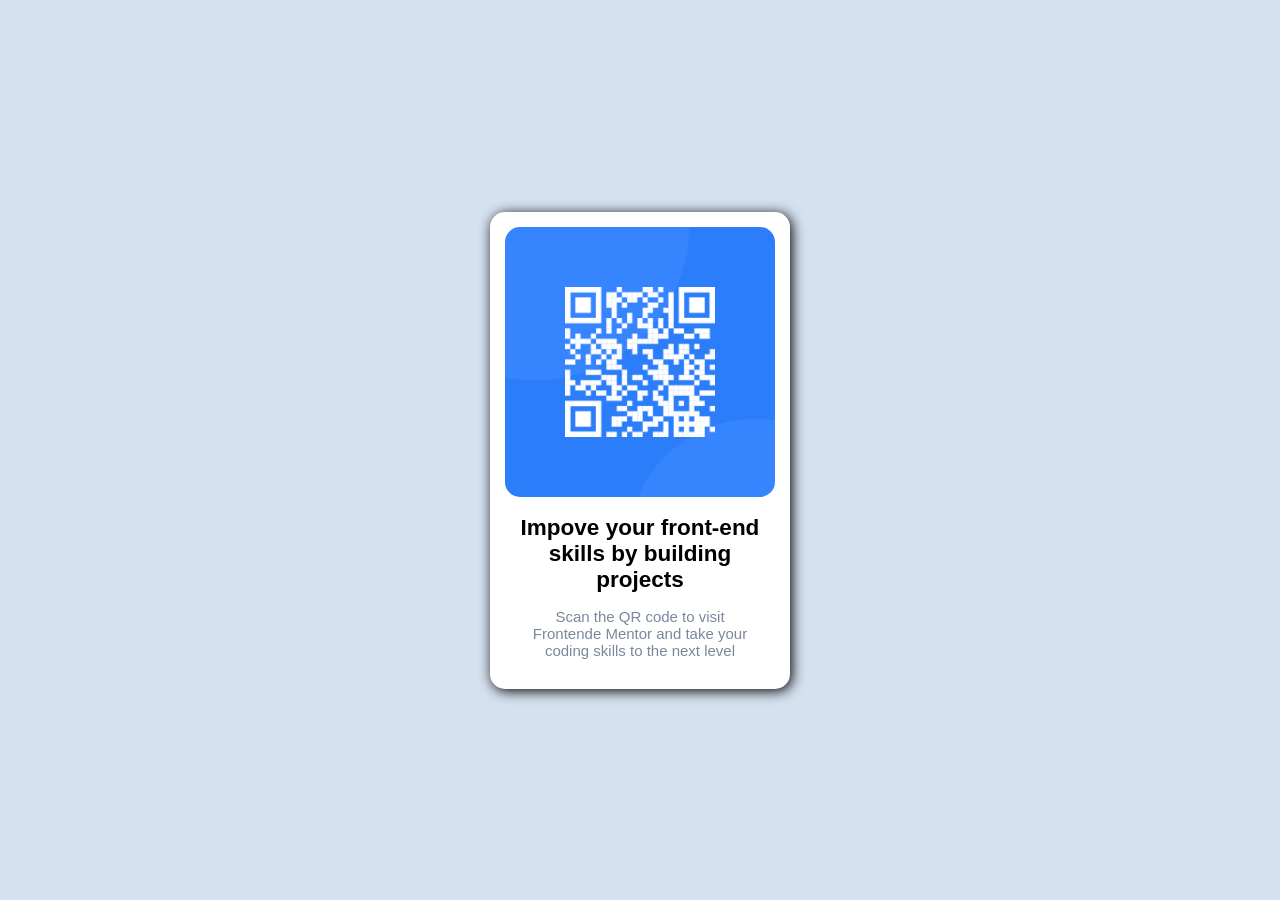
<file: index.html>
<!DOCTYPE html>
<html lang="en">
<head>
    <meta charset="UTF-8">
    <meta http-equiv="X-UA-Compatible" content="IE=edge">
    <meta name="viewport" content="width=device-width, initial-scale=1.0">
    <link rel="stylesheet" href="style.css">
    <title>QR code</title>
</head>
<body>
    <main>
        <div class="container">
            <div class="card">
                <img src="img/image-qr-code.png" alt="imagrem-qr-code">
                <h2>Impove your front-end skills by building projects</h2>

                <p>Scan the QR code to visit Frontende Mentor and take your coding skills to the next level</p>
            </div>

        </div>

    </main>
</body>
</html>
</file>
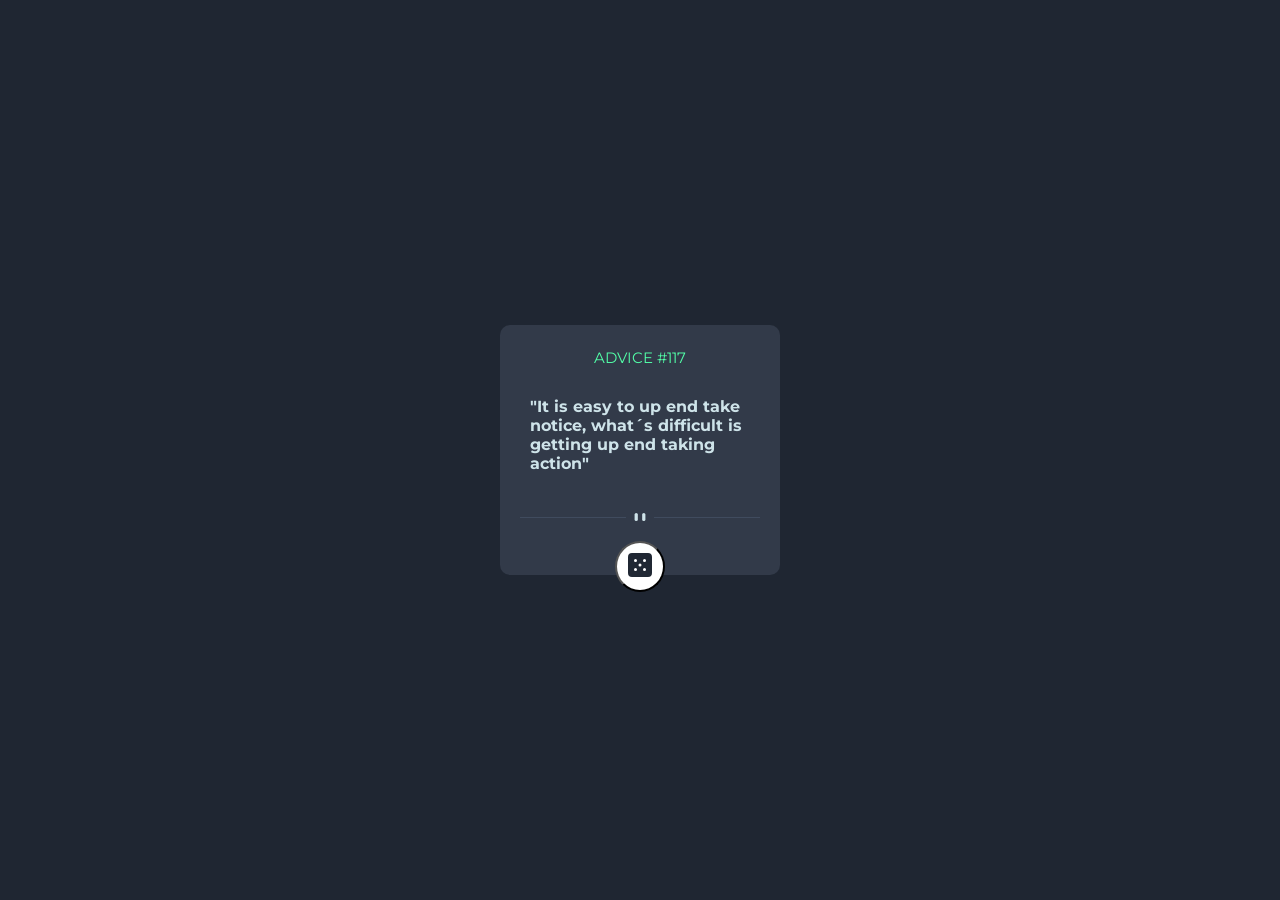
<file: advice-generator-app-main/index.html>
<!DOCTYPE html>
<html lang="en">
<head>
    <meta charset="UTF-8">
    <meta name="viewport" content="width=device-width, initial-scale=1.0">
    <title>Advice Generator App Main</title>
    <link rel="stylesheet" href="style.css">
</head>
<body>
    <div class="container">
        <div class="card">
          <p class="topo">Advice #117</p>
          <p class="texto-centro">"It is easy to up end take notice, what´s difficult is getting up end taking action"</p>
          <img class="img-linha" src="images/pattern-divider-desktop.svg" alt="">
          <button><img src="images/icon-dice.svg" alt=""></button>
        </div>
      
    </div>
</body>
</html>
</file>
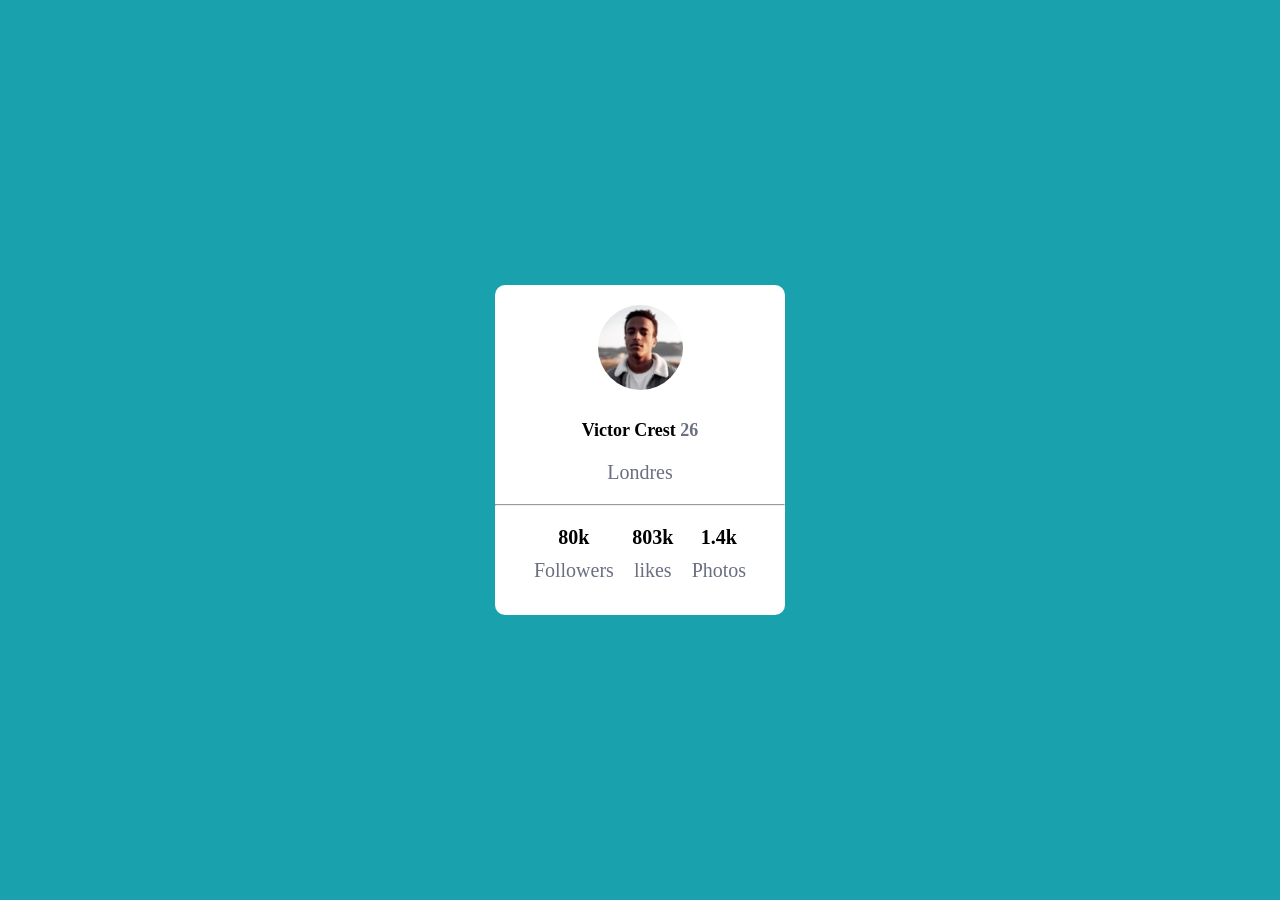
<file: cartao-perfil/index.html>
<!DOCTYPE html>
<html lang="en">
<head>
    <meta charset="UTF-8">
    <meta name="viewport" content="width=device-width, initial-scale=1.0">
    <title>Cartão Perfil</title>
    <link rel="stylesheet" href="style.css">
</head>
<body>
    <div class="container">
       
        <div class="card">
           <img src="images-profile-card/image-victor.jpg" alt="">
           
           <h1>Victor Crest<span> 26</span></h1>
           <p>Londres</p>
           <hr>

           <div class="footer">
            <div class="info1">
                <strong>80k</strong>
               <p>Followers</p>
            </div>

            <div class="info2">
                <strong>803k</strong>
                <p>likes</p>
            </div>

            <div class="info3">
              <strong>1.4k</strong>
                <p>Photos</p>
            </div>
           </div>

        </div>

       
    </div>
</body>
</html>
</file>
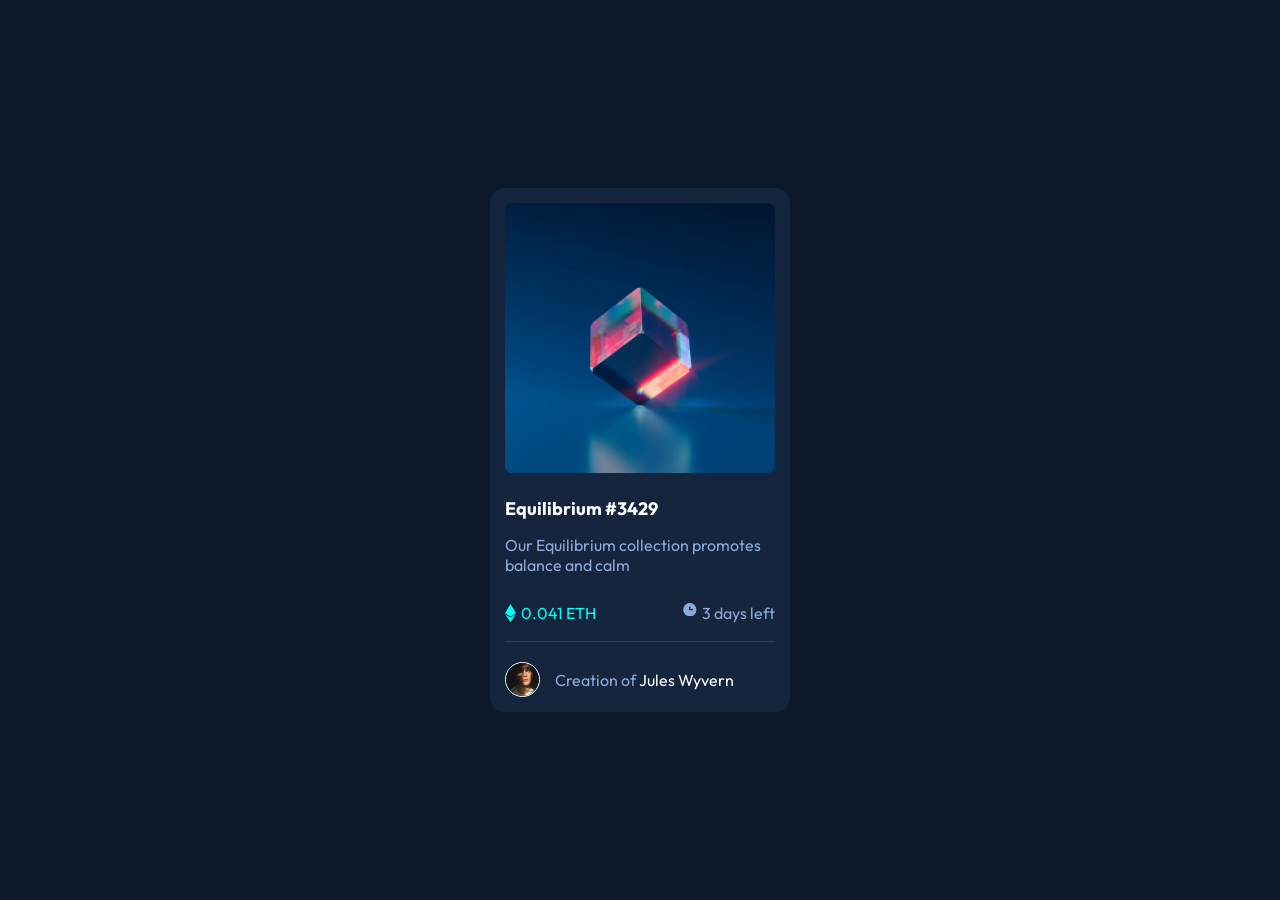
<file: Workshop/index.html>
<!DOCTYPE html>
<html lang="en">
<head>
    <meta charset="UTF-8">
    <meta http-equiv="X-UA-Compatible" content="IE=edge">
    <meta name="viewport" content="width=device-width, initial-scale=1.0">
    <title>Document</title>
 
  <link rel="stylesheet" href="reset.css"
  >   <link rel="stylesheet" href="variables.css">
    <link rel="stylesheet" href="style.css">
   <link rel="shortcut icon" href="img/favicon-32x32.png" type="image/x-icon">
</head>
<body>
    <main>
        <div class="nft-card">
           <a href="#" class="image-link">
               
                    <img src="img/image-equilibrium.jpg" alt="image-equilibrium " class="image">
           </a>
                
                    <a href="#"class="title-link">
                        <h2 class="title">Equilibrium #3429</h2>
                    </a>
                
            
            <p class="about">Our Equilibrium collection promotes balance and calm</p>

            <div class="info">
                <p class="price">0.041 ETH</p>
                <p class="days-left">3 days left</p>
            </div>

            <div class="creator">
                <img src="img/image-avatar.png" alt="" class="avatar">
                <p class="text">Creation of <span class="name">Jules Wyvern</span></p>
            </div>

        </div>

    </main>
</body>
</html>
</file>
<file: style.css>
:root {
    --cor-titulo::hsl(218, 44%, 22%);
    --cor-paragrafo: hsl(220, 15%, 55%);
}

@import url('https://fonts.googleapis.com/css2? family= Outfit:wght@300;400;600 & display=swap');

 
* {
    margin: 0;
    padding: 0;
    box-sizing: border-box;
}

body {
    font-family: 'Outfit', sans-serif;
    background-color: #D5E1EF;
    height: 100vh;
    display: flex;
    justify-content: center;
    align-items: center;
    font-size: 15px;

}



.container {

    max-width: 300px;
   }

.card {
    padding: 15px;
     background-color: white;
    border-radius: 15px;
    box-shadow: 2px 2px 13px black;

}
.container img {
    width: 100%;
    border-radius: 15px;
    margin-bottom: 15px;
}

h2 {
    color:var(--cor-titulo) ;
}


p {
    color: var(--cor-paragrafo);
    margin: 15px;
}


h2 ,p {
    text-align: center;
}
</file>
<file: advice-generator-app-main/style.css>
@import url('https://fonts.googleapis.com/css2?family=Dancing+Script&family=Montserrat:ital,wght@0,300;0,400;0,600;1,600&display=swap');

  :root{
    --text-color: hsl(193, 38%, 86%);
    --advice-dice-color: hsl(150, 100%, 66%);
    --advice-card-color: hsl(217, 19%, 24%);
    --background-color: hsl(218, 23%, 16%);
  }

*{
    margin: 0;
    padding: 0;
    box-sizing: border-box;
   
    font-family: 'Montserrat', sans-serif; ;
}

.container{
    display: flex;
    justify-content: center;
    align-items: center;
    width: 100vw;
    height: 100vh;
    background-color:var(--background-color);
}

.card{
    width: 420px;
    height: 250px;
    background-color:var(--advice-card-color);
    color: hsl(193, 38%, 86%);
    padding: 10px;
    display: flex;
    flex-direction: column;
    justify-content: center;
    align-items: center;
    border-radius: 10px;
}
.topo{
    color: hsl(150, 100%, 66%);
    padding: 10px;
    text-align: center;
    margin: 20px;
    font-size: 15px;
    text-transform: uppercase;
}

.texto-centro{
    display: flex;
    justify-content: space-around;
    align-items:center;
    margin: 20px;
    font-weight: 700;
}

.img-linha{
    width: 420px;
   padding: 20px;
}
button:hover{
    background-color:var(--advice-dice-color) ;
    cursor: pointer;
}
button {
    width: 50px;
    height: 70px;
    border-radius:50% ;
    background-color: #fff;
    margin-bottom: 10px;
    transform: translateY(%);
   
}
 
button img{
    padding: 10px;
}

@media(min-width:280px){
    .card{
        width: 280px;
    }
    .topo {
       transform:translatey(50%) ;
    }
    .img-linha{
        width: 280px;
    }
   
    }
</file>
<file: cartao-perfil/style.css>
*{
    margin: 0;
    padding: 0;
    box-sizing: border-box;
    font-family: 'Kumbh Sans';
}

 .container {
    display: flex;
    justify-content: center;
    align-items: center;
    width: 100vw;
    height: 100vh;
    background-color:rgb(25, 162, 174);
      }

.card{
   
    display: flex;
    flex-direction: column;
   align-items: center;
    width: 290px;
    height: 330px;
    background-color: #fff;
    border-radius: 10px;
   
}

.card img {
    width: 85px;
    height: 85px;
    border-radius: 50%;
    margin: 20px;
    padding-top: 0px;
    
}
h1{
    font-family: 'Kumbh Sans';
    padding-top: 10px;
    font-size: 18px;
}

p{
    font-size: 20px;
    padding: 20px;
    color: hsl(227, 10%, 46%);
}
span{
    color: hsl(227, 10%, 46%);
}


hr {
    width: 100%;
}

.footer{
    display: flex;
    flex-direction: row;
    justify-content: space-between;
    padding: 20px;
}



.info1, .info2, .info3{
    text-align: center;
    padding-bottom: 0;
    font-size: 18px;
}


strong{
    font-size: 20px;
    font-weight: 600;

}

.footer p {
    padding: 10px;
}
</file>
<file: Workshop/variables.css>
:root {
    --primary-soft: hsl(215,51%,70%);
    --primary-medium: hsl(178,100%,50%);
    
    --neutral-dark:  hsl(217,54%,11%);
    --neutral-medium:  hsl(216,50%,16%);
    --neutral-soft:  hsl(215,32%,27%);
}
</file>
<file: Workshop/style.css>
@import url('https://fonts.googleapis.com/css2?family=Outfit:wght@300;400;600&display=swap');


body {
    background-color: var(--neutral-dark);
    font-family: 'Outfit', sans-serif;
}

main{

    display: flex;
    justify-content: center;
    align-items: center;
    height:100vh;

}

.nft-card {
    
    max-width: 300px;
    background-color: var(--neutral-medium);
    border-radius: 15px;
    background-color:var(--neutral-medium);
    padding: 15px;
}

.nft-card .image-link {
position: relative;

}

.nft-card .image-link .image {
    width: 100%;
    border-radius: 7px;
    

}



.ntf-card .image-link::before {
    content: '';
  background-color: cyan;
  width: 100%;
  height: 100%;
 position: absolute;
   
}

.nft-card .title-link .title {
    font-size:18px ;
    color:white ;
    margin: 20px 0 15px;
}

.nft-card .title-link .title:hover {
    color: var(--primary-medium);

}

.nft-card .about {
    color:var(--primary-soft);
    font-size: 16px;
    font-weight: 300px;
    line-height: 20px;
    margin-bottom: 28px;
}

.nft-card .info {
    display: flex;
    justify-content: space-between;
    margin-bottom: 18px;
}

.nft-card .info .price{
    color: var(--primary-medium);
    display: flex;
}

.nft-card .info .price::before {
content: '';
background-image: url(img/icon-ethereum.svg);
background-repeat: no-repeat;
background-position: center;
width: 11px;
height: 20px;
display: inline-block;
margin-right: 5px;
}

.nft-card .info .days-left {
    color: var(--primary-soft);
    display: flex;


}

.nft-card .info .days-left::before {
    content: '';
    background-image: url(img/icon-clock.svg);
    background-repeat: no-repeat;
    background-position: center;
    width: 14px;
    height: 13px;
    display: inline-block;
    margin-right: 5px;
    }

.nft-card .creator {
    display: flex;
    align-items: center;
    border-top: 1px solid var(--neutral-soft);
    padding-top: 20px;
  
}

.nft-card .creator .avatar {
    max-width: 35px;
    border: 1px solid white;
    border-radius: 50%;
    margin-right: 15px;
    
}

.nft-card .creator .text {
    color: var(--primary-soft);
    

}

.nft-card .creator .text .name {
    color: #ffffff;
}

.nft-card .creator .text .name:hover{
    color: var(--primary-medium);
}
</file>
